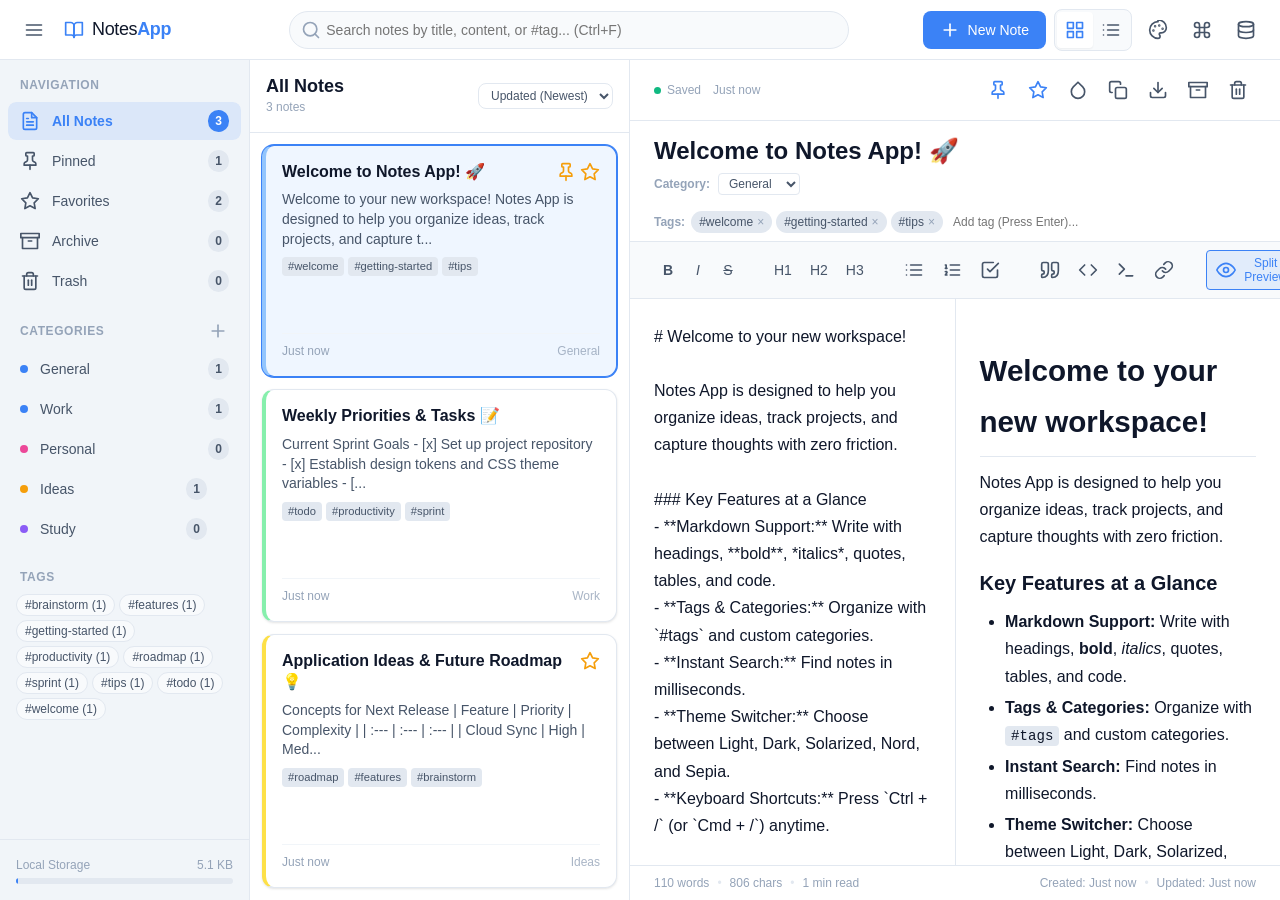
<file: index.html>
<!DOCTYPE html>
<html lang="en" data-theme="light">
<head>
  <meta charset="UTF-8">
  <meta name="viewport" content="width=device-width, initial-scale=1.0">
  <meta name="description" content="Notes App - Modern, feature-rich note taking and markdown editor">
  <title>Notes App</title>
  <link rel="icon" type="image/svg+xml" href="assets/favicon.svg">

  <!-- Core Stylesheets -->
  <link rel="stylesheet" href="css/variables.css">
  <link rel="stylesheet" href="css/reset.css">
  <link rel="stylesheet" href="css/layout.css">
  <link rel="stylesheet" href="css/sidebar.css">
  <link rel="stylesheet" href="css/notes-list.css">
  <link rel="stylesheet" href="css/editor.css">
  <link rel="stylesheet" href="css/components.css">
  <link rel="stylesheet" href="css/themes.css">
</head>
<body>
  <div id="app" class="app-container">
    <!-- Top Navigation Header -->
    <header class="app-header">
      <div class="header-brand">
        <button id="toggle-sidebar-btn" class="icon-btn" aria-label="Toggle sidebar" title="Toggle sidebar (Ctrl+\)">
          <svg class="icon"><use href="assets/icons.svg#icon-menu"></use></svg>
        </button>
        <div class="brand-logo">
          <svg class="icon brand-icon"><use href="assets/icons.svg#icon-book-open"></use></svg>
          <span class="brand-title">Notes<strong>App</strong></span>
        </div>
      </div>

      <div class="header-search">
        <div class="search-input-wrapper">
          <svg class="icon search-icon"><use href="assets/icons.svg#icon-search"></use></svg>
          <input type="text" id="global-search" placeholder="Search notes by title, content, or #tag... (Ctrl+F)" autocomplete="off">
          <button id="clear-search-btn" class="icon-btn-sm hidden" aria-label="Clear search">
            <svg class="icon"><use href="assets/icons.svg#icon-x"></use></svg>
          </button>
        </div>
      </div>

      <div class="header-actions">
        <button id="create-note-btn" class="btn btn-primary" title="Create note (Ctrl+N)">
          <svg class="icon"><use href="assets/icons.svg#icon-plus"></use></svg>
          <span class="btn-text">New Note</span>
        </button>

        <div class="view-toggle-group">
          <button id="view-grid-btn" class="icon-btn active" title="Grid view">
            <svg class="icon"><use href="assets/icons.svg#icon-grid"></use></svg>
          </button>
          <button id="view-list-btn" class="icon-btn" title="List view">
            <svg class="icon"><use href="assets/icons.svg#icon-list"></use></svg>
          </button>
        </div>

        <div class="theme-selector-dropdown">
          <button id="theme-menu-btn" class="icon-btn" title="Change Theme" aria-haspopup="true">
            <svg class="icon"><use href="assets/icons.svg#icon-palette"></use></svg>
          </button>
          <div id="theme-dropdown-menu" class="dropdown-menu hidden">
            <button class="dropdown-item" data-theme-val="light"><span class="theme-dot light-dot"></span> Light</button>
            <button class="dropdown-item" data-theme-val="dark"><span class="theme-dot dark-dot"></span> Dark</button>
            <button class="dropdown-item" data-theme-val="solarized"><span class="theme-dot solarized-dot"></span> Solarized</button>
            <button class="dropdown-item" data-theme-val="nord"><span class="theme-dot nord-dot"></span> Nord</button>
            <button class="dropdown-item" data-theme-val="sepia"><span class="theme-dot sepia-dot"></span> Sepia</button>
          </div>
        </div>

        <button id="shortcuts-btn" class="icon-btn" title="Keyboard shortcuts (Ctrl+/)">
          <svg class="icon"><use href="assets/icons.svg#icon-command"></use></svg>
        </button>

        <button id="backup-btn" class="icon-btn" title="Import / Export Data">
          <svg class="icon"><use href="assets/icons.svg#icon-database"></use></svg>
        </button>
      </div>
    </header>

    <!-- Main Workspace Area -->
    <div class="app-workspace">
      <!-- Navigation Sidebar -->
      <aside id="app-sidebar" class="app-sidebar">
        <nav class="sidebar-nav">
          <div class="sidebar-section">
            <div class="section-header">
              <span class="section-title">Navigation</span>
            </div>
            <ul class="nav-list">
              <li class="nav-item active" data-filter="all">
                <a href="#all" class="nav-link">
                  <svg class="icon"><use href="assets/icons.svg#icon-file-text"></use></svg>
                  <span class="nav-label">All Notes</span>
                  <span id="count-all" class="badge">0</span>
                </a>
              </li>
              <li class="nav-item" data-filter="pinned">
                <a href="#pinned" class="nav-link">
                  <svg class="icon"><use href="assets/icons.svg#icon-pin"></use></svg>
                  <span class="nav-label">Pinned</span>
                  <span id="count-pinned" class="badge">0</span>
                </a>
              </li>
              <li class="nav-item" data-filter="favorites">
                <a href="#favorites" class="nav-link">
                  <svg class="icon"><use href="assets/icons.svg#icon-star"></use></svg>
                  <span class="nav-label">Favorites</span>
                  <span id="count-favorites" class="badge">0</span>
                </a>
              </li>
              <li class="nav-item" data-filter="archived">
                <a href="#archived" class="nav-link">
                  <svg class="icon"><use href="assets/icons.svg#icon-archive"></use></svg>
                  <span class="nav-label">Archive</span>
                  <span id="count-archived" class="badge">0</span>
                </a>
              </li>
              <li class="nav-item" data-filter="trash">
                <a href="#trash" class="nav-link">
                  <svg class="icon"><use href="assets/icons.svg#icon-trash"></use></svg>
                  <span class="nav-label">Trash</span>
                  <span id="count-trash" class="badge">0</span>
                </a>
              </li>
            </ul>
          </div>

          <!-- Categories Section -->
          <div class="sidebar-section">
            <div class="section-header">
              <span class="section-title">Categories</span>
              <button id="add-category-btn" class="icon-btn-xs" title="Add Category">
                <svg class="icon"><use href="assets/icons.svg#icon-plus"></use></svg>
              </button>
            </div>
            <ul id="categories-list" class="nav-list categories-list">
              <!-- Dynamically rendered -->
            </ul>
          </div>

          <!-- Tags Cloud Section -->
          <div class="sidebar-section">
            <div class="section-header">
              <span class="section-title">Tags</span>
            </div>
            <div id="tags-cloud" class="tags-cloud">
              <!-- Dynamically rendered -->
            </div>
          </div>
        </nav>

        <!-- Sidebar Footer -->
        <div class="sidebar-footer">
          <div class="storage-info">
            <div class="storage-label">
              <span>Local Storage</span>
              <span id="storage-used-text">0 KB</span>
            </div>
            <div class="progress-bar">
              <div id="storage-progress" class="progress-fill" style="width: 2%;"></div>
            </div>
          </div>
        </div>
      </aside>

      <!-- Middle Pane: Notes List -->
      <section id="notes-pane" class="notes-pane">
        <div class="notes-pane-header">
          <div class="notes-pane-title-group">
            <h2 id="current-view-title" class="notes-pane-title">All Notes</h2>
            <span id="notes-view-count" class="notes-view-count">0 notes</span>
          </div>

          <div class="notes-pane-controls">
            <label for="notes-sort-select" class="sr-only">Sort notes by</label>
            <select id="notes-sort-select" class="select-sm">
              <option value="updated-desc">Updated (Newest)</option>
              <option value="updated-asc">Updated (Oldest)</option>
              <option value="created-desc">Created (Newest)</option>
              <option value="created-asc">Created (Oldest)</option>
              <option value="title-asc">Title (A - Z)</option>
              <option value="title-desc">Title (Z - A)</option>
            </select>
            <button id="empty-trash-btn" class="btn btn-danger-outline btn-sm hidden">Empty Trash</button>
          </div>
        </div>

        <!-- Filter Chips Bar -->
        <div id="active-filters-bar" class="active-filters-bar hidden">
          <span class="filter-label">Filter:</span>
          <div id="active-filters-chips" class="filter-chips"></div>
          <button id="clear-all-filters-btn" class="text-btn-xs">Clear all</button>
        </div>

        <!-- Notes Cards List Container -->
        <div id="notes-container" class="notes-container grid-view">
          <!-- Dynamically populated or empty state -->
        </div>
      </section>

      <!-- Right Pane: Note Editor -->
      <main id="editor-pane" class="editor-pane">
        <!-- Empty State (When no note selected) -->
        <div id="editor-empty-state" class="editor-empty-state">
          <div class="empty-state-content">
            <svg class="icon empty-state-icon"><use href="assets/icons.svg#icon-edit-3"></use></svg>
            <h3>No Note Selected</h3>
            <p>Select a note from the list or create a fresh one to begin typing.</p>
            <button id="empty-state-create-btn" class="btn btn-primary">
              <svg class="icon"><use href="assets/icons.svg#icon-plus"></use></svg> Create New Note
            </button>
          </div>
        </div>

        <!-- Active Note Form -->
        <div id="editor-active-container" class="editor-active-container hidden">
          <!-- Editor Top Actions Bar -->
          <div class="editor-action-bar">
            <div class="editor-status-info">
              <span id="autosave-status" class="status-indicator">
                <span class="status-dot"></span> Saved
              </span>
              <span id="last-saved-time" class="last-saved-text">Just now</span>
            </div>

            <div class="editor-actions">
              <button id="pin-note-btn" class="icon-btn" title="Pin to top">
                <svg class="icon"><use href="assets/icons.svg#icon-pin"></use></svg>
              </button>
              <button id="favorite-note-btn" class="icon-btn" title="Favorite note">
                <svg class="icon"><use href="assets/icons.svg#icon-star"></use></svg>
              </button>
              <button id="color-picker-btn" class="icon-btn" title="Card Color">
                <svg class="icon"><use href="assets/icons.svg#icon-droplet"></use></svg>
              </button>
              <div id="color-palette-popover" class="color-palette-popover hidden">
                <button class="color-swatch default" data-color="default" title="Default"></button>
                <button class="color-swatch red" data-color="red" title="Coral"></button>
                <button class="color-swatch orange" data-color="orange" title="Amber"></button>
                <button class="color-swatch yellow" data-color="yellow" title="Sun"></button>
                <button class="color-swatch green" data-color="green" title="Emerald"></button>
                <button class="color-swatch teal" data-color="teal" title="Teal"></button>
                <button class="color-swatch blue" data-color="blue" title="Sky"></button>
                <button class="color-swatch purple" data-color="purple" title="Violet"></button>
                <button class="color-swatch pink" data-color="pink" title="Rose"></button>
              </div>
              <button id="duplicate-note-btn" class="icon-btn" title="Duplicate Note">
                <svg class="icon"><use href="assets/icons.svg#icon-copy"></use></svg>
              </button>
              <button id="export-single-note-btn" class="icon-btn" title="Export Note">
                <svg class="icon"><use href="assets/icons.svg#icon-download"></use></svg>
              </button>
              <button id="archive-note-btn" class="icon-btn" title="Archive Note">
                <svg class="icon"><use href="assets/icons.svg#icon-archive"></use></svg>
              </button>
              <button id="delete-note-btn" class="icon-btn danger" title="Delete Note">
                <svg class="icon"><use href="assets/icons.svg#icon-trash"></use></svg>
              </button>
            </div>
          </div>

          <!-- Note Metadata Header -->
          <div class="editor-meta-bar">
            <input type="text" id="note-title-input" class="note-title-input" placeholder="Note Title..." maxlength="120">

            <div class="meta-row">
              <div class="meta-field">
                <label for="note-category-select" class="meta-label">Category:</label>
                <select id="note-category-select" class="select-xs">
                  <option value="General">General</option>
                  <option value="Work">Work</option>
                  <option value="Personal">Personal</option>
                  <option value="Ideas">Ideas</option>
                  <option value="Study">Study</option>
                </select>
              </div>

              <div class="meta-field tags-input-wrapper">
                <label for="note-tags-input" class="meta-label">Tags:</label>
                <div id="note-tags-container" class="editor-tags-chips"></div>
                <input type="text" id="note-tags-input" class="tag-input-sm" placeholder="Add tag (Press Enter)...">
              </div>
            </div>
          </div>

          <!-- Markdown Formatting Toolbar -->
          <div class="editor-formatting-toolbar">
            <div class="toolbar-group">
              <button type="button" class="tool-btn" data-action="bold" title="Bold (Ctrl+B)"><b>B</b></button>
              <button type="button" class="tool-btn" data-action="italic" title="Italic (Ctrl+I)"><i>I</i></button>
              <button type="button" class="tool-btn" data-action="strike" title="Strikethrough"><s>S</s></button>
            </div>
            <div class="toolbar-divider"></div>
            <div class="toolbar-group">
              <button type="button" class="tool-btn" data-action="h1" title="Heading 1">H1</button>
              <button type="button" class="tool-btn" data-action="h2" title="Heading 2">H2</button>
              <button type="button" class="tool-btn" data-action="h3" title="Heading 3">H3</button>
            </div>
            <div class="toolbar-divider"></div>
            <div class="toolbar-group">
              <button type="button" class="tool-btn" data-action="ul" title="Bulleted list">
                <svg class="icon"><use href="assets/icons.svg#icon-list"></use></svg>
              </button>
              <button type="button" class="tool-btn" data-action="ol" title="Numbered list">
                <svg class="icon"><use href="assets/icons.svg#icon-ordered-list"></use></svg>
              </button>
              <button type="button" class="tool-btn" data-action="task" title="Task checkbox">
                <svg class="icon"><use href="assets/icons.svg#icon-check-square"></use></svg>
              </button>
            </div>
            <div class="toolbar-divider"></div>
            <div class="toolbar-group">
              <button type="button" class="tool-btn" data-action="quote" title="Blockquote">
                <svg class="icon"><use href="assets/icons.svg#icon-quote"></use></svg>
              </button>
              <button type="button" class="tool-btn" data-action="code" title="Inline code">
                <svg class="icon"><use href="assets/icons.svg#icon-code"></use></svg>
              </button>
              <button type="button" class="tool-btn" data-action="codeblock" title="Code block">
                <svg class="icon"><use href="assets/icons.svg#icon-terminal"></use></svg>
              </button>
              <button type="button" class="tool-btn" data-action="link" title="Insert Link">
                <svg class="icon"><use href="assets/icons.svg#icon-link"></use></svg>
              </button>
            </div>
            <div class="toolbar-divider"></div>
            <div class="toolbar-group right-aligned">
              <button id="toggle-preview-btn" type="button" class="btn btn-secondary-sm active">
                <svg class="icon"><use href="assets/icons.svg#icon-eye"></use></svg> Split Preview
              </button>
            </div>
          </div>

          <!-- Body Editing & Markdown Preview Split Container -->
          <div id="editor-split-workspace" class="editor-split-workspace split-mode">
            <div class="editor-pane-half pane-raw">
              <textarea id="note-body-textarea" class="note-body-textarea" placeholder="Start typing notes in markdown... (supports **bold**, *italic*, # headings, - lists, `code`)"></textarea>
            </div>
            <div class="editor-pane-half pane-preview">
              <div id="markdown-preview" class="markdown-preview markdown-body">
                <!-- Live markdown output -->
              </div>
            </div>
          </div>

          <!-- Editor Footer Information -->
          <div class="editor-footer-info">
            <div class="stats-group">
              <span id="stat-words">0 words</span>
              <span class="stat-bullet">•</span>
              <span id="stat-chars">0 characters</span>
              <span class="stat-bullet">•</span>
              <span id="stat-read-time">0 min read</span>
            </div>
            <div class="dates-group">
              <span id="stat-created-date">Created: --</span>
              <span class="stat-bullet">•</span>
              <span id="stat-modified-date">Updated: --</span>
            </div>
          </div>
        </div>
      </main>
    </div>

    <!-- Modals Container -->
    <!-- Shortcuts Modal -->
    <div id="shortcuts-modal" class="modal-overlay hidden" role="dialog" aria-modal="true" aria-labelledby="shortcuts-modal-title">
      <div class="modal-card">
        <div class="modal-header">
          <h3 id="shortcuts-modal-title">Keyboard Shortcuts</h3>
          <button class="modal-close-btn" data-close-modal aria-label="Close modal">
            <svg class="icon"><use href="assets/icons.svg#icon-x"></use></svg>
          </button>
        </div>
        <div class="modal-body">
          <table class="shortcuts-table">
            <thead>
              <tr><th>Shortcut</th><th>Action</th></tr>
            </thead>
            <tbody>
              <tr><td><kbd>Ctrl</kbd> + <kbd>N</kbd></td><td>Create a new note</td></tr>
              <tr><td><kbd>Ctrl</kbd> + <kbd>S</kbd></td><td>Save note immediately</td></tr>
              <tr><td><kbd>Ctrl</kbd> + <kbd>F</kbd></td><td>Focus search bar</td></tr>
              <tr><td><kbd>Ctrl</kbd> + <kbd>\</kbd></td><td>Toggle navigation sidebar</td></tr>
              <tr><td><kbd>Ctrl</kbd> + <kbd>P</kbd></td><td>Toggle live markdown preview</td></tr>
              <tr><td><kbd>Ctrl</kbd> + <kbd>B</kbd></td><td>Bold text</td></tr>
              <tr><td><kbd>Ctrl</kbd> + <kbd>I</kbd></td><td>Italic text</td></tr>
              <tr><td><kbd>Ctrl</kbd> + <kbd>D</kbd></td><td>Duplicate active note</td></tr>
              <tr><td><kbd>Ctrl</kbd> + <kbd>Del</kbd></td><td>Move active note to trash</td></tr>
              <tr><td><kbd>Esc</kbd></td><td>Close modals / Clear search</td></tr>
            </tbody>
          </table>
        </div>
      </div>
    </div>

    <!-- Backup & Restore Modal -->
    <div id="backup-modal" class="modal-overlay hidden" role="dialog" aria-modal="true" aria-labelledby="backup-modal-title">
      <div class="modal-card">
        <div class="modal-header">
          <h3 id="backup-modal-title">Data Backup & Export</h3>
          <button class="modal-close-btn" data-close-modal aria-label="Close modal">
            <svg class="icon"><use href="assets/icons.svg#icon-x"></use></svg>
          </button>
        </div>
        <div class="modal-body">
          <div class="backup-section">
            <h4>Export Data</h4>
            <p>Download your complete database as a portable JSON backup or export as markdown zip.</p>
            <div class="backup-actions-row">
              <button id="export-json-btn" class="btn btn-secondary">
                <svg class="icon"><use href="assets/icons.svg#icon-download"></use></svg> Export JSON
              </button>
              <button id="export-text-btn" class="btn btn-secondary">
                <svg class="icon"><use href="assets/icons.svg#icon-file-text"></use></svg> Export Text / MD
              </button>
            </div>
          </div>
          <hr class="modal-divider">
          <div class="backup-section">
            <h4>Import Data</h4>
            <p>Restore notes from a previously exported Notes App JSON file.</p>
            <input type="file" id="import-file-input" accept=".json,.md,.txt" class="hidden">
            <button id="trigger-import-btn" class="btn btn-primary">
              <svg class="icon"><use href="assets/icons.svg#icon-upload"></use></svg> Choose File to Import
            </button>
            <div id="import-status-message" class="import-status-text"></div>
          </div>
        </div>
      </div>
    </div>

    <!-- Confirmation Modal -->
    <div id="confirm-modal" class="modal-overlay hidden" role="dialog" aria-modal="true" aria-labelledby="confirm-modal-title">
      <div class="modal-card modal-sm">
        <div class="modal-header">
          <h3 id="confirm-modal-title">Confirm Action</h3>
          <button class="modal-close-btn" data-close-modal aria-label="Close modal">
            <svg class="icon"><use href="assets/icons.svg#icon-x"></use></svg>
          </button>
        </div>
        <div class="modal-body">
          <p id="confirm-modal-message">Are you sure you want to proceed?</p>
        </div>
        <div class="modal-footer">
          <button id="confirm-cancel-btn" class="btn btn-secondary" data-close-modal>Cancel</button>
          <button id="confirm-ok-btn" class="btn btn-danger">Confirm</button>
        </div>
      </div>
    </div>

    <!-- Category Modal -->
    <div id="category-modal" class="modal-overlay hidden" role="dialog" aria-modal="true" aria-labelledby="cat-modal-title">
      <div class="modal-card modal-sm">
        <div class="modal-header">
          <h3 id="cat-modal-title">Create Category</h3>
          <button class="modal-close-btn" data-close-modal aria-label="Close modal">
            <svg class="icon"><use href="assets/icons.svg#icon-x"></use></svg>
          </button>
        </div>
        <div class="modal-body">
          <div class="form-group">
            <label for="new-category-name-input">Category Name</label>
            <input type="text" id="new-category-name-input" class="input-text" placeholder="e.g. Projects, Finance..." maxlength="30">
          </div>
        </div>
        <div class="modal-footer">
          <button class="btn btn-secondary" data-close-modal>Cancel</button>
          <button id="save-new-category-btn" class="btn btn-primary">Create</button>
        </div>
      </div>
    </div>

    <!-- Toast Notifications Hub -->
    <div id="toast-hub" class="toast-hub" aria-live="polite"></div>
  </div>

  <!-- Application Scripts -->
  <script type="module" src="js/app.js"></script>
</body>
</html>
</file>
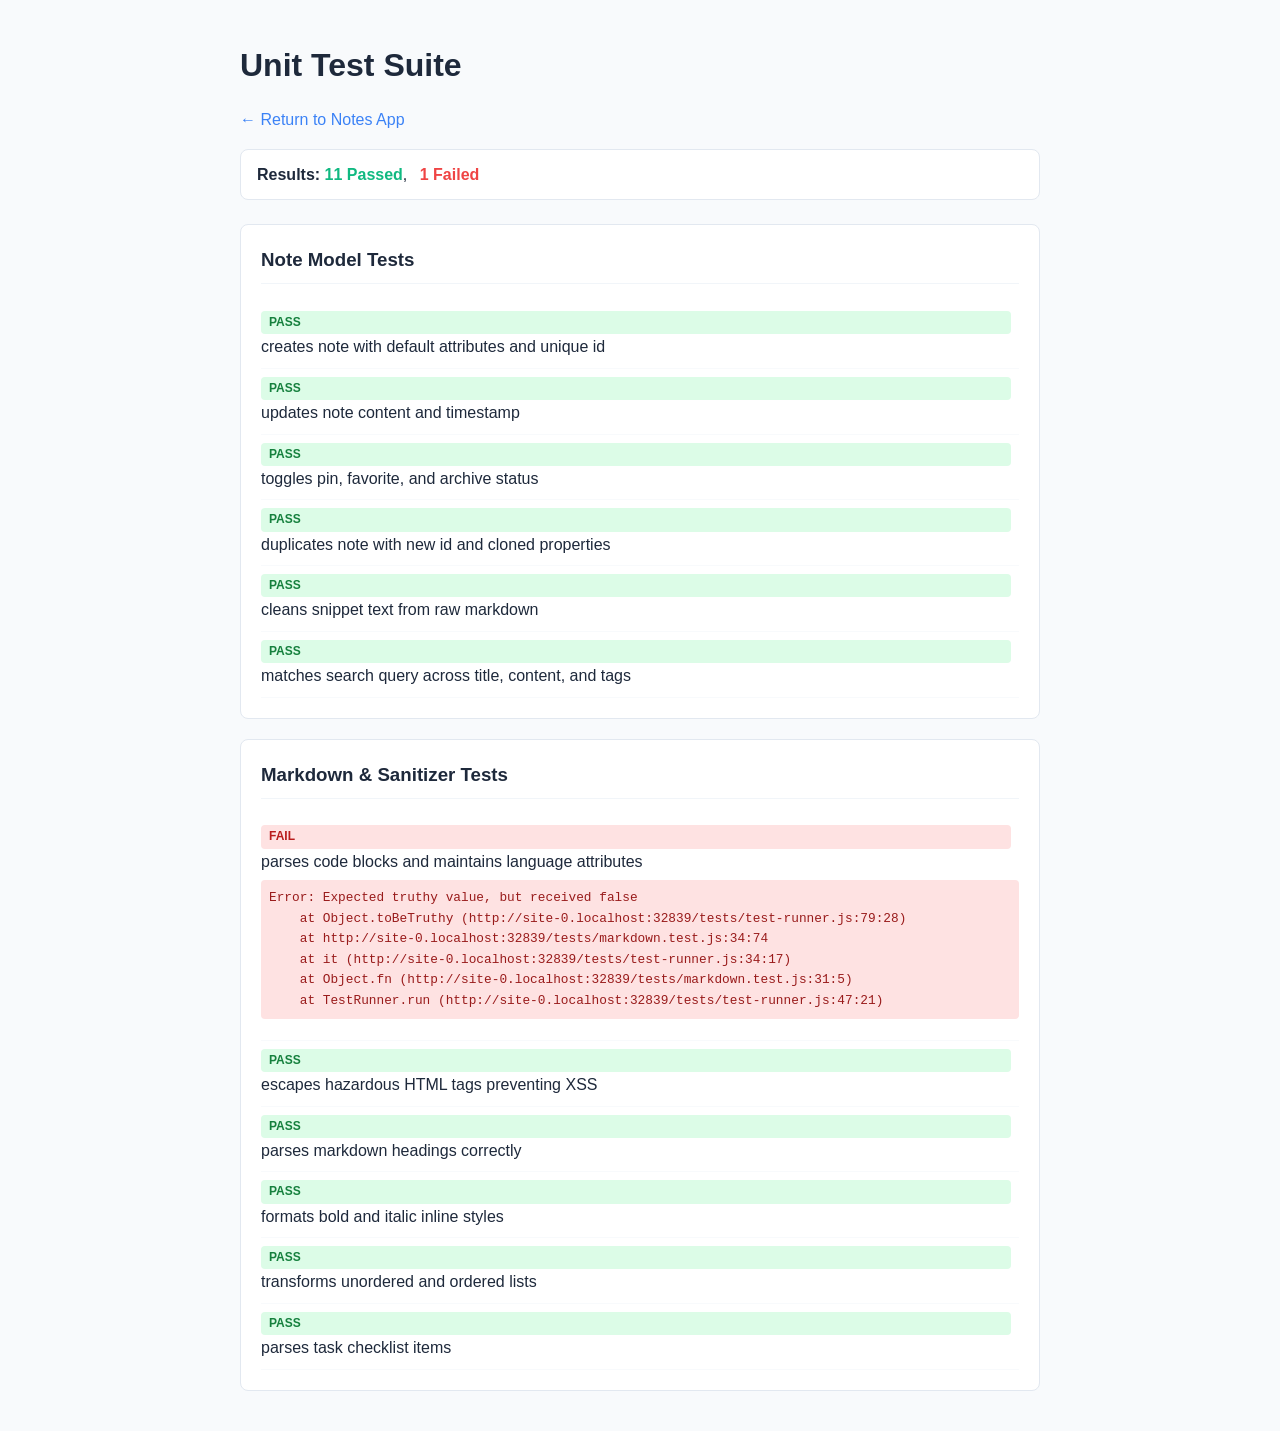
<file: tests/index.html>
<!DOCTYPE html>
<html lang="en">
<head>
  <meta charset="UTF-8">
  <title>Notes App - Test Suite</title>
  <style>
    body { font-family: -apple-system, BlinkMacSystemFont, "Segoe UI", Roboto, sans-serif; margin: 40px auto; max-width: 800px; line-height: 1.6; color: #1e293b; background: #f8fafc; }
    h1 { margin-bottom: 8px; }
    .test-summary { margin-bottom: 24px; padding: 12px 16px; background: #ffffff; border-radius: 8px; border: 1px solid #e2e8f0; font-size: 1rem; }
    .summary-pass { color: #10b981; font-weight: bold; }
    .summary-fail { color: #ef4444; font-weight: bold; margin-left: 8px; }
    .test-suite { background: #ffffff; border-radius: 8px; border: 1px solid #e2e8f0; padding: 20px; margin-bottom: 20px; }
    .test-suite h3 { margin-top: 0; border-bottom: 1px solid #f1f5f9; padding-bottom: 8px; }
    .test-list { list-style: none; padding: 0; margin: 0; }
    .test-item { padding: 8px 0; border-bottom: 1px solid #f8fafc; display: flex; flex-direction: column; }
    .badge { display: inline-block; padding: 2px 8px; border-radius: 4px; font-size: 0.75rem; font-weight: bold; margin-right: 8px; }
    .badge.pass { background: #dcfce7; color: #15803d; }
    .badge.fail { background: #fee2e2; color: #b91c1c; }
    .error-trace { background: #fee2e2; color: #991b1b; padding: 8px; border-radius: 4px; font-size: 0.8rem; margin-top: 6px; white-space: pre-wrap; }
    a { color: #3b82f6; text-decoration: none; }
  </style>
</head>
<body>
  <h1>Unit Test Suite</h1>
  <p><a href="../index.html">&larr; Return to Notes App</a></p>
  <div id="test-summary" class="test-summary">Running tests...</div>
  <div id="test-results"></div>

  <script type="module">
    import { TestRunner } from './test-runner.js';
    import { registerNoteTests } from './note.test.js';
    import { registerMarkdownTests } from './markdown.test.js';

    const runner = new TestRunner();
    registerNoteTests(runner);
    registerMarkdownTests(runner);
    runner.run();
  </script>
</body>
</html>
</file>
<file: css/variables.css>
/* ==========================================================================
   CSS Design Tokens & Variables
   ========================================================================== */

:root {
  /* Brand Palettes */
  --color-primary: #3b82f6;
  --color-primary-hover: #2563eb;
  --color-primary-active: #1d4ed8;
  --color-primary-subtle: rgba(59, 130, 246, 0.12);

  /* Status Colors */
  --color-success: #10b981;
  --color-warning: #f59e0b;
  --color-danger: #ef4444;
  --color-danger-hover: #dc2626;
  --color-danger-subtle: rgba(239, 68, 68, 0.12);
  --color-info: #06b6d4;

  /* Neutrals (Light Theme Default) */
  --bg-app: #f8fafc;
  --bg-header: #ffffff;
  --bg-sidebar: #f1f5f9;
  --bg-pane-notes: #ffffff;
  --bg-editor: #ffffff;
  --bg-card: #ffffff;
  --bg-card-hover: #f8fafc;
  --bg-card-active: #eff6ff;
  --bg-input: #ffffff;
  --bg-hover: #e2e8f0;
  --bg-active: #cbd5e1;

  /* Text & Border Colors */
  --text-primary: #0f172a;
  --text-secondary: #475569;
  --text-muted: #94a3b8;
  --text-inverse: #ffffff;
  --border-light: #e2e8f0;
  --border-subtle: #f1f5f9;
  --border-focus: #3b82f6;

  /* Note Card Accent Colors */
  --note-accent-default: #e2e8f0;
  --note-accent-red: #fca5a5;
  --note-accent-orange: #fdba74;
  --note-accent-yellow: #fde047;
  --note-accent-green: #86efac;
  --note-accent-teal: #5eead4;
  --note-accent-blue: #93c5fd;
  --note-accent-purple: #d8b4fe;
  --note-accent-pink: #f9a8d4;

  /* Typography */
  --font-sans: -apple-system, BlinkMacSystemFont, "Segoe UI", Roboto, Oxygen, Ubuntu, Cantarell, "Open Sans", "Helvetica Neue", sans-serif;
  --font-mono: ui-monospace, SFMono-Regular, "SF Mono", Menlo, Consolas, "Liberation Mono", monospace;
  --font-size-xs: 0.75rem;
  --font-size-sm: 0.875rem;
  --font-size-base: 1rem;
  --font-size-lg: 1.125rem;
  --font-size-xl: 1.25rem;
  --font-size-2xl: 1.5rem;
  --font-size-3xl: 1.875rem;

  /* Spacing Scale */
  --space-1: 0.25rem;
  --space-2: 0.5rem;
  --space-3: 0.75rem;
  --space-4: 1rem;
  --space-5: 1.25rem;
  --space-6: 1.5rem;
  --space-8: 2rem;
  --space-10: 2.5rem;

  /* Shadows */
  --shadow-sm: 0 1px 2px 0 rgba(0, 0, 0, 0.05);
  --shadow-md: 0 4px 6px -1px rgba(0, 0, 0, 0.1), 0 2px 4px -1px rgba(0, 0, 0, 0.06);
  --shadow-lg: 0 10px 15px -3px rgba(0, 0, 0, 0.1), 0 4px 6px -2px rgba(0, 0, 0, 0.05);
  --shadow-card: 0 1px 3px rgba(0, 0, 0, 0.08), 0 1px 2px rgba(0, 0, 0, 0.04);
  --shadow-card-hover: 0 6px 12px rgba(0, 0, 0, 0.1);

  /* Radii */
  --radius-sm: 0.25rem;
  --radius-md: 0.5rem;
  --radius-lg: 0.75rem;
  --radius-full: 9999px;

  /* Transitions */
  --transition-fast: 0.15s ease;
  --transition-normal: 0.25s ease;
  --transition-slow: 0.35s ease;

  /* Dimensions */
  --header-height: 60px;
  --sidebar-width: 250px;
  --notes-pane-width: 380px;
  --z-dropdown: 50;
  --z-modal: 100;
  --z-toast: 200;
}
</file>
<file: css/layout.css>
/* ==========================================================================
   Application Master Layout
   ========================================================================== */

.app-container {
  display: flex;
  flex-direction: column;
  height: 100vh;
  width: 100vw;
  background-color: var(--bg-app);
  overflow: hidden;
}

/* Header */
.app-header {
  height: var(--header-height);
  background-color: var(--bg-header);
  border-bottom: 1px solid var(--border-light);
  display: flex;
  align-items: center;
  justify-content: space-between;
  padding: 0 var(--space-4);
  gap: var(--space-4);
  z-index: 10;
  flex-shrink: 0;
}

.header-brand {
  display: flex;
  align-items: center;
  gap: var(--space-3);
  min-width: 200px;
}

.brand-logo {
  display: flex;
  align-items: center;
  gap: var(--space-2);
  color: var(--color-primary);
  user-select: none;
}

.brand-icon {
  width: 1.6rem;
  height: 1.6rem;
}

.brand-title {
  font-size: var(--font-size-lg);
  font-weight: 500;
  color: var(--text-primary);
  letter-spacing: -0.02em;
}

.brand-title strong {
  color: var(--color-primary);
  font-weight: 700;
}

.header-search {
  flex: 1;
  max-width: 560px;
}

.search-input-wrapper {
  position: relative;
  display: flex;
  align-items: center;
  width: 100%;
}

.search-icon {
  position: absolute;
  left: var(--space-3);
  color: var(--text-muted);
  pointer-events: none;
}

.search-input-wrapper input {
  width: 100%;
  height: 38px;
  padding: 0 var(--space-8) 0 calc(var(--space-4) + 1.25rem);
  border-radius: var(--radius-full);
  font-size: var(--font-size-sm);
  background-color: var(--bg-app);
  border: 1px solid var(--border-light);
}

.search-input-wrapper input:focus {
  background-color: var(--bg-input);
}

.header-actions {
  display: flex;
  align-items: center;
  gap: var(--space-2);
}

.view-toggle-group {
  display: inline-flex;
  background-color: var(--bg-app);
  border: 1px solid var(--border-light);
  border-radius: var(--radius-md);
  padding: 2px;
}

.view-toggle-group .icon-btn {
  padding: var(--space-1) var(--space-2);
  border-radius: var(--radius-sm);
}

.view-toggle-group .icon-btn.active {
  background-color: var(--bg-card);
  color: var(--color-primary);
  box-shadow: var(--shadow-sm);
}

/* Workspace Multi-column container */
.app-workspace {
  display: flex;
  flex: 1;
  height: calc(100vh - var(--header-height));
  overflow: hidden;
  position: relative;
}

/* Responsive Behavior */
@media (max-width: 1024px) {
  :root {
    --sidebar-width: 220px;
    --notes-pane-width: 320px;
  }
}

@media (max-width: 768px) {
  .app-sidebar {
    position: absolute;
    left: 0;
    top: 0;
    bottom: 0;
    z-index: 20;
    box-shadow: var(--shadow-lg);
    transform: translateX(0);
    transition: transform var(--transition-normal);
  }

  .app-sidebar.collapsed {
    transform: translateX(-100%);
  }

  .notes-pane {
    width: 100% !important;
  }

  .editor-pane {
    position: absolute;
    left: 0;
    top: 0;
    width: 100%;
    height: 100%;
    z-index: 15;
    transform: translateX(100%);
    transition: transform var(--transition-normal);
  }

  .editor-pane.active-mobile {
    transform: translateX(0);
  }

  .header-brand {
    min-width: auto;
  }

  .btn-text {
    display: none;
  }
}
</file>
<file: css/sidebar.css>
/* ==========================================================================
   Sidebar Navigation Component Styles
   ========================================================================== */

.app-sidebar {
  width: var(--sidebar-width);
  background-color: var(--bg-sidebar);
  border-right: 1px solid var(--border-light);
  display: flex;
  flex-direction: column;
  justify-content: space-between;
  flex-shrink: 0;
  user-select: none;
  overflow: hidden;
  transition: width var(--transition-normal);
}

.app-sidebar.collapsed {
  width: 0;
  border-right-color: transparent;
}

.sidebar-nav {
  padding: var(--space-4) var(--space-2);
  overflow-y: auto;
  flex: 1;
}

.sidebar-section {
  margin-bottom: var(--space-5);
}

.section-header {
  display: flex;
  align-items: center;
  justify-content: space-between;
  padding: 0 var(--space-3) var(--space-2) var(--space-3);
}

.section-title {
  font-size: var(--font-size-xs);
  font-weight: 700;
  text-transform: uppercase;
  letter-spacing: 0.05em;
  color: var(--text-muted);
}

.nav-list {
  display: flex;
  flex-direction: column;
  gap: 2px;
}

.nav-item {
  border-radius: var(--radius-md);
  overflow: hidden;
}

.nav-link {
  display: flex;
  align-items: center;
  padding: var(--space-2) var(--space-3);
  color: var(--text-secondary);
  font-size: var(--font-size-sm);
  font-weight: 500;
  border-radius: var(--radius-md);
  transition: background-color var(--transition-fast), color var(--transition-fast);
  text-decoration: none;
}

.nav-link:hover {
  background-color: var(--bg-hover);
  color: var(--text-primary);
  text-decoration: none;
}

.nav-item.active .nav-link {
  background-color: var(--color-primary-subtle);
  color: var(--color-primary);
  font-weight: 600;
}

.nav-link .icon {
  margin-right: var(--space-3);
  color: inherit;
}

.nav-label {
  flex: 1;
  white-space: nowrap;
  overflow: hidden;
  text-overflow: ellipsis;
}

.badge {
  font-size: var(--font-size-xs);
  padding: 2px 7px;
  background-color: var(--bg-hover);
  color: var(--text-secondary);
  border-radius: var(--radius-full);
  font-weight: 600;
}

.nav-item.active .badge {
  background-color: var(--color-primary);
  color: var(--text-inverse);
}

/* Categories List */
.category-dot {
  width: 8px;
  height: 8px;
  border-radius: 50%;
  margin-right: var(--space-3);
  display: inline-block;
  background-color: var(--color-primary);
}

.category-dot.cat-work { background-color: #3b82f6; }
.category-dot.cat-personal { background-color: #ec4899; }
.category-dot.cat-ideas { background-color: #f59e0b; }
.category-dot.cat-todo { background-color: #10b981; }
.category-dot.cat-study { background-color: #8b5cf6; }

.category-delete-btn {
  opacity: 0;
  transition: opacity var(--transition-fast);
  padding: 2px;
  border-radius: var(--radius-sm);
}

.nav-item:hover .category-delete-btn {
  opacity: 1;
}

.category-delete-btn:hover {
  color: var(--color-danger);
}

/* Tags Cloud */
.tags-cloud {
  display: flex;
  flex-wrap: wrap;
  gap: var(--space-1);
  padding: 0 var(--space-2);
}

.tag-chip {
  display: inline-flex;
  align-items: center;
  gap: 4px;
  font-size: var(--font-size-xs);
  padding: 3px 8px;
  border-radius: var(--radius-full);
  background-color: var(--bg-app);
  border: 1px solid var(--border-light);
  color: var(--text-secondary);
  cursor: pointer;
  transition: all var(--transition-fast);
}

.tag-chip:hover, .tag-chip.active {
  background-color: var(--color-primary);
  border-color: var(--color-primary);
  color: var(--text-inverse);
}

/* Sidebar Footer & Storage */
.sidebar-footer {
  padding: var(--space-4);
  border-top: 1px solid var(--border-light);
  background-color: var(--bg-sidebar);
}

.storage-info {
  display: flex;
  flex-direction: column;
  gap: var(--space-1);
}

.storage-label {
  display: flex;
  justify-content: space-between;
  font-size: var(--font-size-xs);
  color: var(--text-muted);
}

.progress-bar {
  width: 100%;
  height: 6px;
  background-color: var(--border-light);
  border-radius: var(--radius-full);
  overflow: hidden;
}

.progress-fill {
  height: 100%;
  background-color: var(--color-primary);
  border-radius: var(--radius-full);
  transition: width var(--transition-normal);
}
</file>
<file: css/notes-list.css>
/* ==========================================================================
   Notes List & Card Components
   ========================================================================== */

.notes-pane {
  width: var(--notes-pane-width);
  background-color: var(--bg-pane-notes);
  border-right: 1px solid var(--border-light);
  display: flex;
  flex-direction: column;
  flex-shrink: 0;
  height: 100%;
  overflow: hidden;
}

.notes-pane-header {
  padding: var(--space-4);
  border-bottom: 1px solid var(--border-light);
  display: flex;
  align-items: center;
  justify-content: space-between;
  gap: var(--space-2);
}

.notes-pane-title-group {
  display: flex;
  flex-direction: column;
}

.notes-pane-title {
  font-size: var(--font-size-lg);
  font-weight: 700;
  color: var(--text-primary);
  line-height: 1.2;
}

.notes-view-count {
  font-size: var(--font-size-xs);
  color: var(--text-muted);
}

.notes-pane-controls {
  display: flex;
  align-items: center;
  gap: var(--space-2);
}

/* Filter Chips Bar */
.active-filters-bar {
  padding: var(--space-2) var(--space-4);
  background-color: var(--bg-app);
  border-bottom: 1px solid var(--border-light);
  display: flex;
  align-items: center;
  gap: var(--space-2);
  font-size: var(--font-size-xs);
}

.filter-label {
  color: var(--text-muted);
  font-weight: 600;
}

.filter-chips {
  display: flex;
  flex-wrap: wrap;
  gap: 4px;
  flex: 1;
}

.filter-chip {
  display: inline-flex;
  align-items: center;
  gap: 4px;
  padding: 2px 8px;
  background-color: var(--color-primary-subtle);
  color: var(--color-primary);
  border-radius: var(--radius-full);
  font-weight: 500;
}

.filter-chip-remove {
  cursor: pointer;
  display: inline-flex;
}

/* Notes Container (Scrollable) */
.notes-container {
  flex: 1;
  overflow-y: auto;
  padding: var(--space-3);
  display: flex;
  flex-direction: column;
  gap: var(--space-3);
}

/* Note Card Structure */
.note-card {
  position: relative;
  background-color: var(--bg-card);
  border: 1px solid var(--border-light);
  border-radius: var(--radius-lg);
  padding: var(--space-4);
  cursor: pointer;
  transition: transform var(--transition-fast), box-shadow var(--transition-fast), border-color var(--transition-fast);
  box-shadow: var(--shadow-card);
  border-left: 4px solid var(--note-accent-default);
  display: flex;
  flex-direction: column;
  gap: var(--space-2);
}

.note-card:hover {
  transform: translateY(-2px);
  box-shadow: var(--shadow-card-hover);
  border-color: var(--border-light);
}

.note-card.active {
  border-color: var(--color-primary);
  background-color: var(--bg-card-active);
  box-shadow: 0 0 0 1px var(--color-primary);
}

/* Note Card Colors */
.note-card[data-color="red"] { border-left-color: var(--note-accent-red); }
.note-card[data-color="orange"] { border-left-color: var(--note-accent-orange); }
.note-card[data-color="yellow"] { border-left-color: var(--note-accent-yellow); }
.note-card[data-color="green"] { border-left-color: var(--note-accent-green); }
.note-card[data-color="teal"] { border-left-color: var(--note-accent-teal); }
.note-card[data-color="blue"] { border-left-color: var(--note-accent-blue); }
.note-card[data-color="purple"] { border-left-color: var(--note-accent-purple); }
.note-card[data-color="pink"] { border-left-color: var(--note-accent-pink); }

.note-card-header {
  display: flex;
  align-items: flex-start;
  justify-content: space-between;
  gap: var(--space-2);
}

.note-card-title {
  font-size: var(--font-size-base);
  font-weight: 600;
  color: var(--text-primary);
  line-height: 1.3;
  word-break: break-word;
}

.note-card-indicators {
  display: flex;
  align-items: center;
  gap: 4px;
  color: var(--text-muted);
  flex-shrink: 0;
}

.note-card-indicators .icon-pinned {
  color: var(--color-warning);
}

.note-card-indicators .icon-starred {
  color: #f59e0b;
}

.note-card-snippet {
  font-size: var(--font-size-sm);
  color: var(--text-secondary);
  line-height: 1.4;
  display: -webkit-box;
  -webkit-line-clamp: 3;
  -webkit-box-orient: vertical;
  overflow: hidden;
  word-break: break-word;
}

.note-card-footer {
  display: flex;
  align-items: center;
  justify-content: space-between;
  margin-top: auto;
  padding-top: var(--space-2);
  border-top: 1px solid var(--border-subtle);
  font-size: var(--font-size-xs);
  color: var(--text-muted);
}

.note-card-tags {
  display: flex;
  flex-wrap: wrap;
  gap: 4px;
}

.note-card-tag {
  background-color: var(--bg-hover);
  padding: 1px 6px;
  border-radius: var(--radius-sm);
  color: var(--text-secondary);
  font-size: 0.7rem;
}

/* Grid vs List View */
.notes-container.grid-view {
  display: grid;
  grid-template-columns: 1fr;
  gap: var(--space-3);
}

.notes-container.list-view .note-card {
  padding: var(--space-3) var(--space-4);
}

.notes-container.list-view .note-card-snippet {
  -webkit-line-clamp: 1;
}

/* Empty Notes State */
.notes-empty-state {
  display: flex;
  flex-direction: column;
  align-items: center;
  justify-content: center;
  text-align: center;
  padding: var(--space-10) var(--space-4);
  color: var(--text-muted);
  gap: var(--space-2);
}

.notes-empty-state .icon {
  width: 3rem;
  height: 3rem;
  opacity: 0.4;
  margin-bottom: var(--space-2);
}
</file>
<file: css/editor.css>
/* ==========================================================================
   Note Editor Component Styles
   ========================================================================== */

.editor-pane {
  flex: 1;
  background-color: var(--bg-editor);
  display: flex;
  flex-direction: column;
  height: 100%;
  overflow: hidden;
  position: relative;
}

/* Empty State */
.editor-empty-state {
  display: flex;
  align-items: center;
  justify-content: center;
  height: 100%;
  padding: var(--space-8);
}

.empty-state-content {
  text-align: center;
  max-width: 360px;
  display: flex;
  flex-direction: column;
  align-items: center;
  gap: var(--space-3);
  color: var(--text-muted);
}

.empty-state-icon {
  width: 4rem;
  height: 4rem;
  opacity: 0.3;
}

.empty-state-content h3 {
  color: var(--text-primary);
  font-size: var(--font-size-xl);
}

.empty-state-content p {
  font-size: var(--font-size-sm);
  color: var(--text-secondary);
}

/* Active Editor Container */
.editor-active-container {
  display: flex;
  flex-direction: column;
  height: 100%;
  width: 100%;
}

/* Action Bar */
.editor-action-bar {
  padding: var(--space-3) var(--space-6);
  border-bottom: 1px solid var(--border-light);
  display: flex;
  align-items: center;
  justify-content: space-between;
  background-color: var(--bg-editor);
  gap: var(--space-4);
}

.editor-status-info {
  display: flex;
  align-items: center;
  gap: var(--space-3);
  font-size: var(--font-size-xs);
  color: var(--text-muted);
}

.status-indicator {
  display: inline-flex;
  align-items: center;
  gap: 6px;
  font-weight: 500;
}

.status-dot {
  width: 7px;
  height: 7px;
  border-radius: 50%;
  background-color: var(--color-success);
  transition: background-color var(--transition-fast);
}

.status-indicator.saving .status-dot {
  background-color: var(--color-warning);
  animation: pulse 1s infinite alternate;
}

@keyframes pulse {
  0% { opacity: 0.4; transform: scale(0.9); }
  100% { opacity: 1; transform: scale(1.1); }
}

.editor-actions {
  display: flex;
  align-items: center;
  gap: var(--space-1);
  position: relative;
}

/* Color Palette Popover */
.color-palette-popover {
  position: absolute;
  top: 100%;
  right: 120px;
  margin-top: 6px;
  background-color: var(--bg-card);
  border: 1px solid var(--border-light);
  border-radius: var(--radius-md);
  padding: var(--space-2);
  display: grid;
  grid-template-columns: repeat(3, 1fr);
  gap: 6px;
  box-shadow: var(--shadow-md);
  z-index: var(--z-dropdown);
}

.color-swatch {
  width: 22px;
  height: 22px;
  border-radius: 50%;
  border: 2px solid transparent;
  cursor: pointer;
  transition: transform var(--transition-fast);
}

.color-swatch:hover {
  transform: scale(1.2);
}

.color-swatch.default { background-color: #cbd5e1; }
.color-swatch.red { background-color: var(--note-accent-red); }
.color-swatch.orange { background-color: var(--note-accent-orange); }
.color-swatch.yellow { background-color: var(--note-accent-yellow); }
.color-swatch.green { background-color: var(--note-accent-green); }
.color-swatch.teal { background-color: var(--note-accent-teal); }
.color-swatch.blue { background-color: var(--note-accent-blue); }
.color-swatch.purple { background-color: var(--note-accent-purple); }
.color-swatch.pink { background-color: var(--note-accent-pink); }

/* Note Title & Meta */
.editor-meta-bar {
  padding: var(--space-4) var(--space-6) var(--space-2) var(--space-6);
  display: flex;
  flex-direction: column;
  gap: var(--space-2);
}

.note-title-input {
  border: none;
  font-size: var(--font-size-2xl);
  font-weight: 700;
  color: var(--text-primary);
  background: transparent;
  width: 100%;
  padding: 0;
}

.note-title-input:focus {
  box-shadow: none;
}

.meta-row {
  display: flex;
  align-items: center;
  gap: var(--space-4);
  flex-wrap: wrap;
}

.meta-field {
  display: flex;
  align-items: center;
  gap: var(--space-2);
  font-size: var(--font-size-xs);
  color: var(--text-secondary);
}

.meta-label {
  font-weight: 600;
  color: var(--text-muted);
}

.tags-input-wrapper {
  display: flex;
  align-items: center;
  gap: 6px;
  flex-wrap: wrap;
}

.editor-tags-chips {
  display: flex;
  flex-wrap: wrap;
  gap: 4px;
}

.editor-tag-pill {
  display: inline-flex;
  align-items: center;
  gap: 4px;
  background-color: var(--bg-hover);
  padding: 2px 8px;
  border-radius: var(--radius-full);
  font-size: var(--font-size-xs);
}

.editor-tag-remove {
  cursor: pointer;
  color: var(--text-muted);
}

.editor-tag-remove:hover {
  color: var(--color-danger);
}

.tag-input-sm {
  border: none;
  background: transparent;
  font-size: var(--font-size-xs);
  padding: 2px 4px;
  min-width: 120px;
}

/* Formatting Toolbar */
.editor-formatting-toolbar {
  padding: var(--space-2) var(--space-6);
  background-color: var(--bg-app);
  border-top: 1px solid var(--border-light);
  border-bottom: 1px solid var(--border-light);
  display: flex;
  align-items: center;
  gap: var(--space-2);
  overflow-x: auto;
}

.toolbar-group {
  display: flex;
  align-items: center;
  gap: 2px;
}

.toolbar-group.right-aligned {
  margin-left: auto;
}

.tool-btn {
  padding: 4px 8px;
  border-radius: var(--radius-sm);
  color: var(--text-secondary);
  font-size: var(--font-size-sm);
  min-width: 28px;
  height: 28px;
}

.tool-btn:hover {
  background-color: var(--bg-hover);
  color: var(--text-primary);
}

.toolbar-divider {
  width: 1px;
  height: 18px;
  background-color: var(--border-light);
  margin: 0 4px;
}

/* Split Workspace */
.editor-split-workspace {
  flex: 1;
  display: flex;
  overflow: hidden;
}

.editor-pane-half {
  flex: 1;
  height: 100%;
  overflow-y: auto;
  padding: var(--space-6);
}

.pane-raw {
  border-right: 1px solid var(--border-light);
}

.note-body-textarea {
  width: 100%;
  height: 100%;
  border: none;
  background: transparent;
  resize: none;
  font-family: var(--font-sans);
  font-size: var(--font-size-base);
  line-height: 1.7;
  color: var(--text-primary);
}

.note-body-textarea:focus {
  box-shadow: none;
}

/* Markdown Preview Rendering Styles */
.markdown-body {
  font-family: var(--font-sans);
  color: var(--text-primary);
  line-height: 1.7;
  word-break: break-word;
}

.markdown-body h1 { font-size: 1.85rem; border-bottom: 1px solid var(--border-light); padding-bottom: 0.3em; margin: 0.8em 0 0.4em; }
.markdown-body h2 { font-size: 1.5rem; border-bottom: 1px solid var(--border-light); padding-bottom: 0.3em; margin: 0.8em 0 0.4em; }
.markdown-body h3 { font-size: 1.25rem; margin: 0.8em 0 0.4em; }
.markdown-body p { margin-bottom: 0.85em; }
.markdown-body ul, .markdown-body ol { padding-left: 1.6em; margin-bottom: 0.85em; list-style-type: disc; }
.markdown-body ol { list-style-type: decimal; }
.markdown-body li { margin-bottom: 0.25em; }
.markdown-body blockquote {
  border-left: 4px solid var(--color-primary);
  padding: 0.4em 1em;
  color: var(--text-secondary);
  background-color: var(--bg-app);
  border-radius: 0 var(--radius-sm) var(--radius-sm) 0;
  margin: 0.85em 0;
}
.markdown-body code {
  background-color: var(--bg-hover);
  padding: 2px 6px;
  border-radius: var(--radius-sm);
  font-family: var(--font-mono);
  font-size: 0.88em;
}
.markdown-body pre {
  background-color: #1e293b;
  color: #f8fafc;
  padding: 1rem;
  border-radius: var(--radius-md);
  overflow-x: auto;
  margin: 1em 0;
}
.markdown-body pre code {
  background: transparent;
  color: inherit;
  padding: 0;
}
.markdown-body table {
  border-collapse: collapse;
  width: 100%;
  margin: 1em 0;
}
.markdown-body table th, .markdown-body table td {
  border: 1px solid var(--border-light);
  padding: 8px 12px;
}
.markdown-body table th {
  background-color: var(--bg-app);
  font-weight: 600;
}
.markdown-body .task-item {
  list-style-type: none;
  margin-left: -1.2em;
}

/* Footer Stats */
.editor-footer-info {
  padding: var(--space-2) var(--space-6);
  border-top: 1px solid var(--border-light);
  display: flex;
  align-items: center;
  justify-content: space-between;
  font-size: var(--font-size-xs);
  color: var(--text-muted);
  background-color: var(--bg-editor);
}

.stats-group, .dates-group {
  display: flex;
  align-items: center;
  gap: var(--space-2);
}

.stat-bullet {
  color: var(--border-light);
}
</file>
<file: css/components.css>
/* ==========================================================================
   Reusable UI Components (Buttons, Modals, Toasts, Dropdowns)
   ========================================================================== */

/* Button System */
.btn {
  display: inline-flex;
  align-items: center;
  justify-content: center;
  gap: var(--space-2);
  padding: 0.5rem 1rem;
  font-size: var(--font-size-sm);
  font-weight: 500;
  border-radius: var(--radius-md);
  border: 1px solid transparent;
  transition: all var(--transition-fast);
}

.btn-primary {
  background-color: var(--color-primary);
  color: var(--text-inverse);
}

.btn-primary:hover {
  background-color: var(--color-primary-hover);
}

.btn-primary:active {
  background-color: var(--color-primary-active);
}

.btn-secondary {
  background-color: var(--bg-card);
  border-color: var(--border-light);
  color: var(--text-secondary);
}

.btn-secondary:hover {
  background-color: var(--bg-hover);
  color: var(--text-primary);
}

.btn-secondary-sm {
  padding: 0.3rem 0.6rem;
  font-size: var(--font-size-xs);
  border-radius: var(--radius-sm);
  background-color: var(--bg-card);
  border: 1px solid var(--border-light);
  color: var(--text-secondary);
}

.btn-secondary-sm.active {
  background-color: var(--color-primary-subtle);
  border-color: var(--color-primary);
  color: var(--color-primary);
}

.btn-danger {
  background-color: var(--color-danger);
  color: var(--text-inverse);
}

.btn-danger:hover {
  background-color: var(--color-danger-hover);
}

.btn-danger-outline {
  background: transparent;
  border: 1px solid var(--color-danger);
  color: var(--color-danger);
}

.btn-danger-outline:hover {
  background-color: var(--color-danger-subtle);
}

.btn-sm {
  padding: 0.25rem 0.6rem;
  font-size: var(--font-size-xs);
}

/* Icon Buttons */
.icon-btn {
  width: 36px;
  height: 36px;
  border-radius: var(--radius-md);
  color: var(--text-secondary);
  transition: background-color var(--transition-fast), color var(--transition-fast);
}

.icon-btn:hover {
  background-color: var(--bg-hover);
  color: var(--text-primary);
}

.icon-btn.danger:hover {
  background-color: var(--color-danger-subtle);
  color: var(--color-danger);
}

.icon-btn.active {
  color: var(--color-primary);
}

.icon-btn-sm {
  width: 28px;
  height: 28px;
  border-radius: var(--radius-sm);
  color: var(--text-muted);
}

.icon-btn-sm:hover {
  color: var(--text-primary);
}

.icon-btn-xs {
  width: 22px;
  height: 22px;
  border-radius: var(--radius-sm);
  color: var(--text-muted);
}

.icon-btn-xs:hover {
  background-color: var(--bg-hover);
  color: var(--text-primary);
}

.text-btn-xs {
  font-size: var(--font-size-xs);
  color: var(--color-primary);
  padding: 2px 6px;
}

/* Select & Inputs */
.select-sm {
  padding: 4px 8px;
  border-radius: var(--radius-md);
  font-size: var(--font-size-xs);
  background-color: var(--bg-card);
  color: var(--text-secondary);
}

.select-xs {
  padding: 2px 6px;
  border-radius: var(--radius-sm);
  font-size: var(--font-size-xs);
  background-color: var(--bg-card);
}

.input-text {
  width: 100%;
  padding: 8px 12px;
  border-radius: var(--radius-md);
  font-size: var(--font-size-sm);
}

/* Modals */
.modal-overlay {
  position: fixed;
  top: 0;
  left: 0;
  right: 0;
  bottom: 0;
  background-color: rgba(15, 23, 42, 0.5);
  backdrop-filter: blur(4px);
  display: flex;
  align-items: center;
  justify-content: center;
  z-index: var(--z-modal);
  padding: var(--space-4);
  animation: fadeIn 0.2s ease;
}

.modal-card {
  background-color: var(--bg-card);
  border-radius: var(--radius-lg);
  box-shadow: var(--shadow-lg);
  width: 100%;
  max-width: 520px;
  max-height: 85vh;
  display: flex;
  flex-direction: column;
  overflow: hidden;
  animation: modalPop 0.2s ease;
}

.modal-card.modal-sm {
  max-width: 400px;
}

@keyframes fadeIn {
  from { opacity: 0; }
  to { opacity: 1; }
}

@keyframes modalPop {
  from { transform: scale(0.95); opacity: 0; }
  to { transform: scale(1); opacity: 1; }
}

.modal-header {
  padding: var(--space-4) var(--space-6);
  border-bottom: 1px solid var(--border-light);
  display: flex;
  align-items: center;
  justify-content: space-between;
}

.modal-header h3 {
  font-size: var(--font-size-lg);
  font-weight: 600;
  color: var(--text-primary);
}

.modal-close-btn {
  color: var(--text-muted);
  width: 32px;
  height: 32px;
  border-radius: var(--radius-sm);
}

.modal-close-btn:hover {
  background-color: var(--bg-hover);
  color: var(--text-primary);
}

.modal-body {
  padding: var(--space-6);
  overflow-y: auto;
  font-size: var(--font-size-sm);
  color: var(--text-secondary);
}

.modal-footer {
  padding: var(--space-4) var(--space-6);
  border-top: 1px solid var(--border-light);
  display: flex;
  justify-content: flex-end;
  gap: var(--space-3);
  background-color: var(--bg-app);
}

.modal-divider {
  border: 0;
  border-top: 1px solid var(--border-light);
  margin: var(--space-4) 0;
}

/* Shortcuts Table */
.shortcuts-table {
  width: 100%;
  border-collapse: collapse;
}

.shortcuts-table th, .shortcuts-table td {
  padding: 8px 12px;
  text-align: left;
  border-bottom: 1px solid var(--border-light);
}

.shortcuts-table th {
  color: var(--text-muted);
  font-size: var(--font-size-xs);
  text-transform: uppercase;
}

kbd {
  display: inline-block;
  padding: 2px 6px;
  font-size: var(--font-size-xs);
  font-family: var(--font-mono);
  background-color: var(--bg-hover);
  border: 1px solid var(--border-light);
  border-radius: var(--radius-sm);
  box-shadow: 0 1px 1px rgba(0, 0, 0, 0.1);
}

/* Dropdown Menu */
.dropdown-menu {
  position: absolute;
  top: 100%;
  right: 0;
  margin-top: 6px;
  background-color: var(--bg-card);
  border: 1px solid var(--border-light);
  border-radius: var(--radius-md);
  box-shadow: var(--shadow-md);
  min-width: 150px;
  padding: 4px;
  display: flex;
  flex-direction: column;
  z-index: var(--z-dropdown);
}

.dropdown-item {
  display: flex;
  align-items: center;
  gap: var(--space-2);
  padding: 6px 12px;
  font-size: var(--font-size-sm);
  color: var(--text-secondary);
  border-radius: var(--radius-sm);
  text-align: left;
  width: 100%;
}

.dropdown-item:hover {
  background-color: var(--bg-hover);
  color: var(--text-primary);
}

/* Toast Notifications */
.toast-hub {
  position: fixed;
  bottom: var(--space-6);
  right: var(--space-6);
  display: flex;
  flex-direction: column;
  gap: var(--space-2);
  z-index: var(--z-toast);
  pointer-events: none;
}

.toast {
  pointer-events: auto;
  min-width: 280px;
  max-width: 380px;
  padding: 10px 16px;
  border-radius: var(--radius-md);
  background-color: #1e293b;
  color: #ffffff;
  font-size: var(--font-size-sm);
  box-shadow: var(--shadow-lg);
  display: flex;
  align-items: center;
  justify-content: space-between;
  gap: var(--space-3);
  animation: slideToast 0.3s cubic-bezier(0.16, 1, 0.3, 1);
  transition: opacity 0.2s ease, transform 0.2s ease;
}

@keyframes slideToast {
  from { transform: translateX(100%); opacity: 0; }
  to { transform: translateX(0); opacity: 1; }
}

.toast.toast-success { border-left: 4px solid var(--color-success); }
.toast.toast-danger { border-left: 4px solid var(--color-danger); }
.toast.toast-warning { border-left: 4px solid var(--color-warning); }
.toast.toast-info { border-left: 4px solid var(--color-info); }
</file>
<file: css/themes.css>
/* ==========================================================================
   Multi-Theme Definitions (Dark, Solarized, Nord, Sepia)
   ========================================================================== */

/* Theme Palette Dots */
.theme-dot {
  width: 10px;
  height: 10px;
  border-radius: 50%;
  display: inline-block;
  border: 1px solid var(--border-light);
}

.light-dot { background-color: #ffffff; }
.dark-dot { background-color: #0f172a; }
.solarized-dot { background-color: #002b36; }
.nord-dot { background-color: #2e3440; }
.sepia-dot { background-color: #fbf0d9; }

/* 1. Dark Theme */
[data-theme="dark"] {
  --bg-app: #090d16;
  --bg-header: #0f172a;
  --bg-sidebar: #0b1120;
  --bg-pane-notes: #0f172a;
  --bg-editor: #0d1527;
  --bg-card: #131d33;
  --bg-card-hover: #1a2744;
  --bg-card-active: #1e293b;
  --bg-input: #1a243a;
  --bg-hover: #1e293b;
  --bg-active: #334155;

  --text-primary: #f8fafc;
  --text-secondary: #cbd5e1;
  --text-muted: #64748b;
  --text-inverse: #0f172a;

  --border-light: #1e293b;
  --border-subtle: #141f36;

  --color-primary: #60a5fa;
  --color-primary-hover: #3b82f6;
  --color-primary-subtle: rgba(96, 165, 250, 0.15);

  --shadow-sm: 0 1px 2px 0 rgba(0, 0, 0, 0.5);
  --shadow-md: 0 4px 6px -1px rgba(0, 0, 0, 0.6);
  --shadow-card: 0 1px 3px rgba(0, 0, 0, 0.4);
}

/* 2. Solarized Theme */
[data-theme="solarized"] {
  --bg-app: #002b36;
  --bg-header: #073642;
  --bg-sidebar: #00212b;
  --bg-pane-notes: #073642;
  --bg-editor: #002b36;
  --bg-card: #073642;
  --bg-card-hover: #0b4554;
  --bg-card-active: #0e5062;
  --bg-input: #073642;
  --bg-hover: #0b4554;
  --bg-active: #115d70;

  --text-primary: #93a1a1;
  --text-secondary: #839496;
  --text-muted: #586e75;
  --text-inverse: #002b36;

  --border-light: #0d4655;
  --border-subtle: #093743;

  --color-primary: #268bd2;
  --color-primary-hover: #2aa198;
  --color-primary-subtle: rgba(38, 139, 210, 0.2);
}

/* 3. Nord Theme */
[data-theme="nord"] {
  --bg-app: #242933;
  --bg-header: #2e3440;
  --bg-sidebar: #1f232a;
  --bg-pane-notes: #2e3440;
  --bg-editor: #272c36;
  --bg-card: #3b4252;
  --bg-card-hover: #434c5e;
  --bg-card-active: #4c566a;
  --bg-input: #3b4252;
  --bg-hover: #434c5e;
  --bg-active: #4c566a;

  --text-primary: #eceff4;
  --text-secondary: #e5e9f0;
  --text-muted: #7e8a9d;
  --text-inverse: #2e3440;

  --border-light: #434c5e;
  --border-subtle: #3b4252;

  --color-primary: #88c0d0;
  --color-primary-hover: #81a1c1;
  --color-primary-subtle: rgba(136, 192, 208, 0.2);
}

/* 4. Sepia / Warm Paper Theme */
[data-theme="sepia"] {
  --bg-app: #f4ecd8;
  --bg-header: #ede0c8;
  --bg-sidebar: #e8d9bd;
  --bg-pane-notes: #faf4e8;
  --bg-editor: #fbf7ef;
  --bg-card: #fffdf8;
  --bg-card-hover: #f5eedf;
  --bg-card-active: #ede1cb;
  --bg-input: #fffdf8;
  --bg-hover: #ede0c8;
  --bg-active: #e2d2b5;

  --text-primary: #433422;
  --text-secondary: #6e5944;
  --text-muted: #9e8770;
  --text-inverse: #fbf7ef;

  --border-light: #dfd0b5;
  --border-subtle: #e8dbca;

  --color-primary: #b45309;
  --color-primary-hover: #92400e;
  --color-primary-subtle: rgba(180, 83, 9, 0.15);
}
</file>
